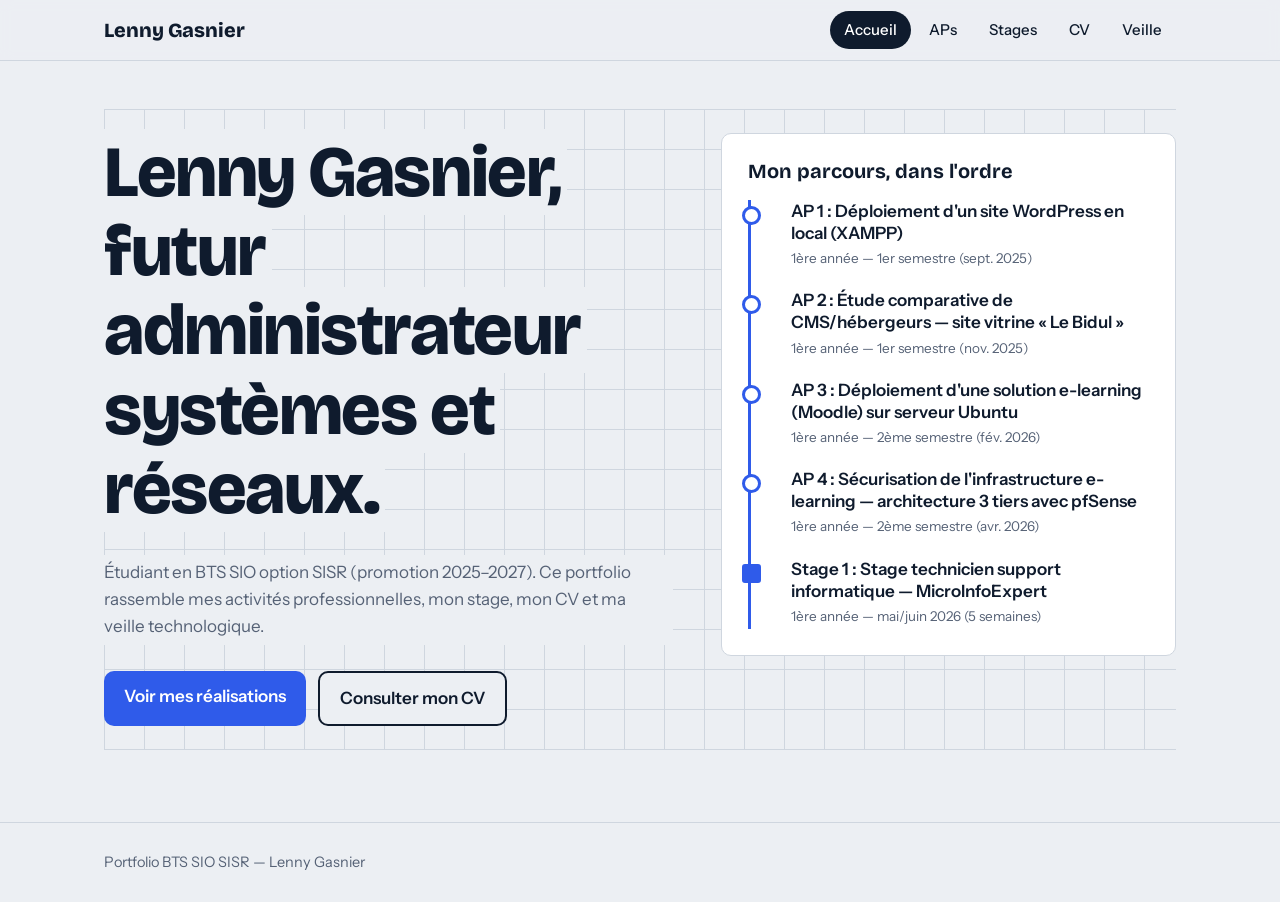
<file: index.html>
<!doctype html>
<html lang="fr">
<head>
<meta charset="utf-8">
<meta name="viewport" content="width=device-width, initial-scale=1">
<title>Portfolio SISR — Lenny Gasnier</title>
<link rel="preconnect" href="https://fonts.googleapis.com">
<link rel="preconnect" href="https://fonts.gstatic.com" crossorigin>
<link href="https://fonts.googleapis.com/css2?family=Bricolage+Grotesque:wght@600;800&family=Instrument+Sans:wght@400;500;600&display=swap" rel="stylesheet">
<link rel="stylesheet" href="cssbrouillon.css">
</head>
<body>
<header class="top">
  <div class="wrap bar">
    <a class="brand" href="#accueil">Lenny Gasnier</a>
    <nav aria-label="Navigation principale">
      <a href="#accueil" data-view="accueil">Accueil</a>
      <a href="#aps" data-view="aps">APs</a>
      <a href="#stages" data-view="stages">Stages</a>
      <a href="#cv" data-view="cv">CV</a>
      <a href="#veille" data-view="veille">Veille</a>
    </nav>
  </div>
</header>

<main class="wrap">
  <section id="view-accueil" class="view">
    <div class="hero">
      <div>
        <h1>Lenny Gasnier, futur administrateur systèmes et réseaux.</h1>
        <p class="lead">Étudiant en BTS SIO option SISR (promotion 2025–2027). Ce portfolio rassemble mes activités professionnelles, mon stage, mon CV et ma veille technologique.</p>
        <p class="actions"><a class="btn" href="#aps">Voir mes réalisations</a><a class="btn ghost" href="#cv">Consulter mon CV</a></p>
      </div>
      <aside class="route-card" aria-labelledby="route-t">
        <h2 id="route-t">Mon parcours, dans l'ordre</h2>
        <ol class="route" id="route"></ol>
      </aside>
    </div>
  </section>

  <section id="view-aps" class="view">
    <h2 class="page-t">Activités professionnelles</h2>
    <div class="split"><ul class="list" id="aps-list"></ul><article class="detail" id="aps-detail" tabindex="-1"></article></div>
  </section>

  <section id="view-stages" class="view">
    <h2 class="page-t">Stages</h2>
    <div class="split"><ul class="list" id="stages-list"></ul><article class="detail" id="stages-detail" tabindex="-1"></article></div>
  </section>

  <section id="view-cv" class="view">
    <h2 class="page-t">CV</h2>
    <div class="detail">
      <iframe class="cv-embed" src="docenpdf/cv_lenny_gasnier.pdf" title="CV de Lenny Gasnier"></iframe>
      <p class="docs"><a href="docenpdf/cv_lenny_gasnier.pdf" target="_blank" rel="noopener noreferrer">Ouvrir le CV</a><a href="docenpdf/cv_lenny_gasnier.pdf" download>Télécharger le CV</a></p>
    </div>
  </section>

  <section id="view-veille" class="view">
    <h2 class="page-t">Veille technologique</h2>
    <div class="detail"><p>Les thèmes de veille seront ajoutés ici : sujet suivi, sources, et synthèse de ce que j'ai retenu.</p></div>
  </section>
</main>

<footer><div class="wrap">Portfolio BTS SIO SISR — Lenny Gasnier</div></footer>
<script src="jsbrouillon.js"></script>
</body>
</html>
</file>
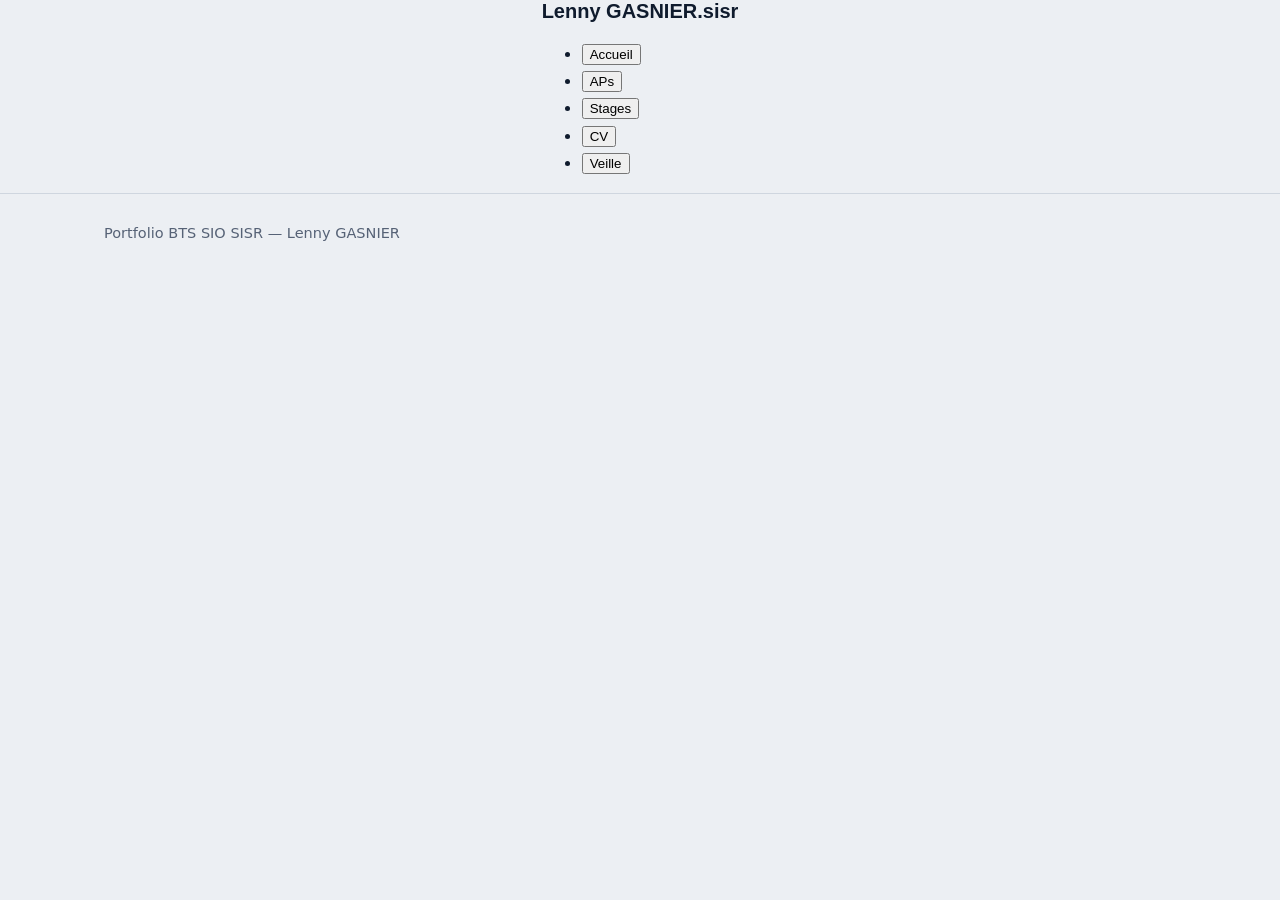
<file: index.html.html>
<!doctype html>
<html lang="fr">
<head>
<meta charset="utf-8">
<meta name="viewport" content="width=device-width, initial-scale=1">
<title>Portfolio SISR — Lenny GASNIER</title>
<link rel="preconnect" href="https://fonts.googleapis.com">
<link rel="preconnect" href="https://fonts.gstatic.com" crossorigin>
<link href="https://fonts.googleapis.com/css2?family=Space+Grotesk:wght@500;700&family=IBM+Plex+Sans:wght@400;500;600&family=IBM+Plex+Mono:wght@400;500&display=swap" rel="stylesheet">
<link rel="stylesheet" href="cssbrouillon.css">
</head>
<body>

<nav>
  <div class="wrap">
    <div class="brand">Lenny GASNIER<span>.sisr</span></div>
    <ul>
      <li><button class="tab active" data-view="accueil">Accueil</button></li>
      <li><button class="tab" data-view="aps">APs</button></li>
      <li><button class="tab" data-view="stages">Stages</button></li>
      <li><button class="tab" data-view="cv">CV</button></li>
      <li><button class="tab" data-view="veille">Veille</button></li>
    </ul>
  </div>
</nav>

<main class="wrap">

  <!-- ACCUEIL -->
  <section id="view-accueil" class="view active">
    <div class="hero-grid">
      <div>
        <div class="hero-eyebrow mono">BTS SIO — option SISR</div>
        <h1>Lenny GASNIER<br><em>Administration systèmes &amp; réseaux.</em></h1>
        <p class="lead">Étudiant en BTS Services Informatiques aux Organisations, option Solutions d'Infrastructure, Systèmes et Réseaux. Ce portfolio regroupe les Activités Professionnelles (AP), les stages, le CV et la veille technologique réalisés durant les deux années de formation.</p>
      </div>
      <div class="terminal">
        <div class="terminal-bar"><span></span><span></span><span></span></div>
        <pre><span class="k">$</span> whoami
<span class="v">Lenny GASNIER</span>
<span class="k">$</span> cat formation.txt
BTS SIO — option SISR
Promotion <span class="v">2025 – 2027</span>
<span class="k">$</span> ls portfolio/
APs/  Stages/  CV/  Veille/</pre>
      </div>
    </div>
  </section>

  <!-- APs -->
  <section id="view-aps" class="view">
    <div id="aps-list">
      <div class="section-head">
        <h2>Activités Professionnelles</h2>
        <span class="count mono" id="aps-count"></span>
      </div>
      <div class="tag-grid" id="aps-grid"></div>
    </div>
    <div id="aps-detail" class="detail">
      <button class="back-btn" data-back="aps-list">← Retour aux APs</button>
      <div id="aps-detail-content"></div>
    </div>
  </section>

  <!-- STAGES -->
  <section id="view-stages" class="view">
    <div id="stages-list">
      <div class="section-head">
        <h2>Stages</h2>
        <span class="count mono" id="stages-count"></span>
      </div>
      <div class="tag-grid" id="stages-grid"></div>
    </div>
    <div id="stages-detail" class="detail">
      <button class="back-btn" data-back="stages-list">← Retour aux stages</button>
      <div id="stages-detail-content"></div>
    </div>
  </section>

  <!-- CV -->
  <section id="view-cv" class="view">
    <div class="section-head"><h2>CV</h2></div>
    <div class="placeholder-box">
      Emplacement réservé pour le CV.<br>
      <a href="docs/cv_lenny_gasnier.pdf" download>Télécharger le CV (PDF)</a>
    </div>
  </section>

  <!-- VEILLE -->
  <section id="view-veille" class="view">
    <div class="section-head">
      <h2>Veille technologique</h2>
      <span class="count mono">thèmes à compléter</span>
    </div>
    <div class="veille-grid">
      <div class="veille-card"><h3>Thème 1 — à définir</h3></div>
      <div class="veille-card"><h3>Thème 2 — à définir</h3></div>
      <div class="veille-card"><h3>Thème 3 — à définir</h3></div>
    </div>
  </section>

</main>

<footer>
  <div class="wrap">
    <span>Portfolio BTS SIO SISR — Lenny GASNIER</span>
  </div>
</footer>

<script src="jsbrouillon.js"></script>
</body>
</html>
</file>
<file: cssbrouillon.css>
:root{
  --bg:#eceff3; --ink:#0f1b2d; --mute:#566276; --panel:#fff; --line:#cfd6df;
  --blue:#2f5bea; --blue-d:#2246c4; --wash:#e3e9ff; --r:10px;
}
*{box-sizing:border-box}
html{scroll-behavior:smooth}
body{margin:0;background:var(--bg);color:var(--ink);font:400 17px/1.6 'Instrument Sans',system-ui,sans-serif}
h1,h2,h3{font-family:'Bricolage Grotesque',sans-serif;line-height:1.1;margin:0}
a{color:var(--blue-d)}
:focus-visible{outline:3px solid var(--blue);outline-offset:2px}
.wrap{max-width:1120px;margin:0 auto;padding:0 24px}

/* En-tête */
.top{position:sticky;top:0;z-index:10;background:rgba(236,239,243,.94);backdrop-filter:blur(6px);border-bottom:1px solid var(--line)}
.bar{display:flex;align-items:center;justify-content:space-between;gap:16px;min-height:60px;flex-wrap:wrap}
.brand{font:800 20px 'Bricolage Grotesque',sans-serif;color:var(--ink);text-decoration:none}
nav{display:flex;gap:4px;flex-wrap:wrap}
nav a{color:var(--ink);text-decoration:none;padding:7px 14px;border-radius:99px;font-weight:500;font-size:15px}
nav a:hover{background:var(--wash)}
nav a.on{background:var(--ink);color:#fff}

.view{display:none;padding:48px 0 72px}
.view.on{display:block}
.page-t{font-size:clamp(28px,4vw,40px);margin-bottom:28px}

/* Accueil : fond en grille, comme un plan réseau */
.hero{display:grid;grid-template-columns:1.25fr 1fr;gap:48px;align-items:start;padding:24px 0;
  background:linear-gradient(var(--line) 1px,transparent 1px) 0 0/40px 40px,linear-gradient(90deg,var(--line) 1px,transparent 1px) 0 0/40px 40px;
}
.hero h1{font-size:clamp(38px,6.4vw,72px);font-weight:800;letter-spacing:-.02em;background:var(--bg);display:inline;box-decoration-break:clone;-webkit-box-decoration-break:clone;padding:0 6px 0 0}
.lead{max-width:56ch;margin:26px 0;color:var(--mute);background:var(--bg);display:inline-block;padding:4px 8px 4px 0}
.actions{display:flex;gap:12px;flex-wrap:wrap;margin:0}
.btn{display:inline-block;background:var(--blue);color:#fff;text-decoration:none;font-weight:600;padding:12px 20px;border-radius:var(--r)}
.btn:hover{background:var(--blue-d)}
.btn.ghost{background:var(--bg);color:var(--ink);border:2px solid var(--ink)}
.btn.ghost:hover{background:var(--wash)}

.route-card{background:var(--panel);border:1px solid var(--line);border-radius:var(--r);padding:26px}
.route-card h2{font-size:20px;margin-bottom:18px}
.route{list-style:none;margin:0;padding:0 0 0 22px;border-left:3px solid var(--blue)}
.route li{position:relative;padding:0 0 18px 18px}
.route li:last-child{padding-bottom:0}
.route li::before{content:"";position:absolute;left:-31px;top:6px;width:13px;height:13px;border-radius:50%;background:var(--panel);border:3px solid var(--blue)}
.route li.stage::before{background:var(--blue);border-radius:3px}
.route a{color:var(--ink);text-decoration:none;font-weight:600;line-height:1.3;display:block}
.route a:hover{color:var(--blue-d);text-decoration:underline}
.route small{color:var(--mute);font-size:13.5px}

/* AP / Stages : liste à gauche, détail à droite */
.split{display:grid;grid-template-columns:320px 1fr;gap:28px;align-items:start}
.list{list-style:none;margin:0;padding:0;display:grid;gap:10px;position:sticky;top:84px}
.list a{display:block;background:var(--panel);border:1px solid var(--line);border-left:6px solid var(--line);border-radius:var(--r);padding:14px 16px;text-decoration:none;color:var(--ink)}
.list a:hover{border-left-color:var(--blue)}
.list a[aria-current=true]{border-color:var(--blue);border-left-color:var(--blue);background:var(--wash)}
.list b{display:block;font:600 15.5px/1.3 'Instrument Sans'}
.list small{color:var(--mute);font-size:13.5px}

.detail{background:var(--panel);border:1px solid var(--line);border-radius:var(--r);padding:clamp(22px,4vw,40px);min-width:0}
.detail h3{font-size:clamp(24px,3vw,32px);font-weight:800;margin:10px 0 6px}
.tag{display:inline-block;background:var(--ink);color:#fff;font-weight:600;font-size:13.5px;padding:2px 10px;border-radius:99px}
.when{color:var(--mute);margin:0 0 24px}
.blk{margin:0 0 26px}
.blk h4{font:800 18px 'Bricolage Grotesque';margin:0 0 8px}
.blk p{margin:0;max-width:70ch}
.chips{display:flex;flex-wrap:wrap;gap:8px;list-style:none;margin:0;padding:0}
.chips li{background:var(--wash);color:var(--ink);padding:3px 11px;border-radius:99px;font-size:14.5px}
.skills{margin:0;padding-left:20px}
.docs{display:flex;flex-wrap:wrap;gap:10px;margin:0}
.docs br{display:none}
.docs a{display:inline-block;border:2px solid var(--blue);border-radius:var(--r);padding:8px 14px;font-weight:500;text-decoration:none;background:#fff}
.docs a:hover{background:var(--blue);color:#fff}
.cv-embed{width:100%;height:80vh;border:1px solid var(--line);border-radius:var(--r);margin-bottom:18px}
.pager{display:flex;justify-content:space-between;gap:12px;border-top:1px solid var(--line);padding-top:18px;margin-top:8px}
.pager a{font-weight:600}

footer{border-top:1px solid var(--line);padding:28px 0;color:var(--mute);font-size:14.5px}

@media (max-width:860px){
  .hero,.split{grid-template-columns:1fr}
  .list{position:static}
}
@media (prefers-reduced-motion:reduce){html{scroll-behavior:auto}}
</file>
